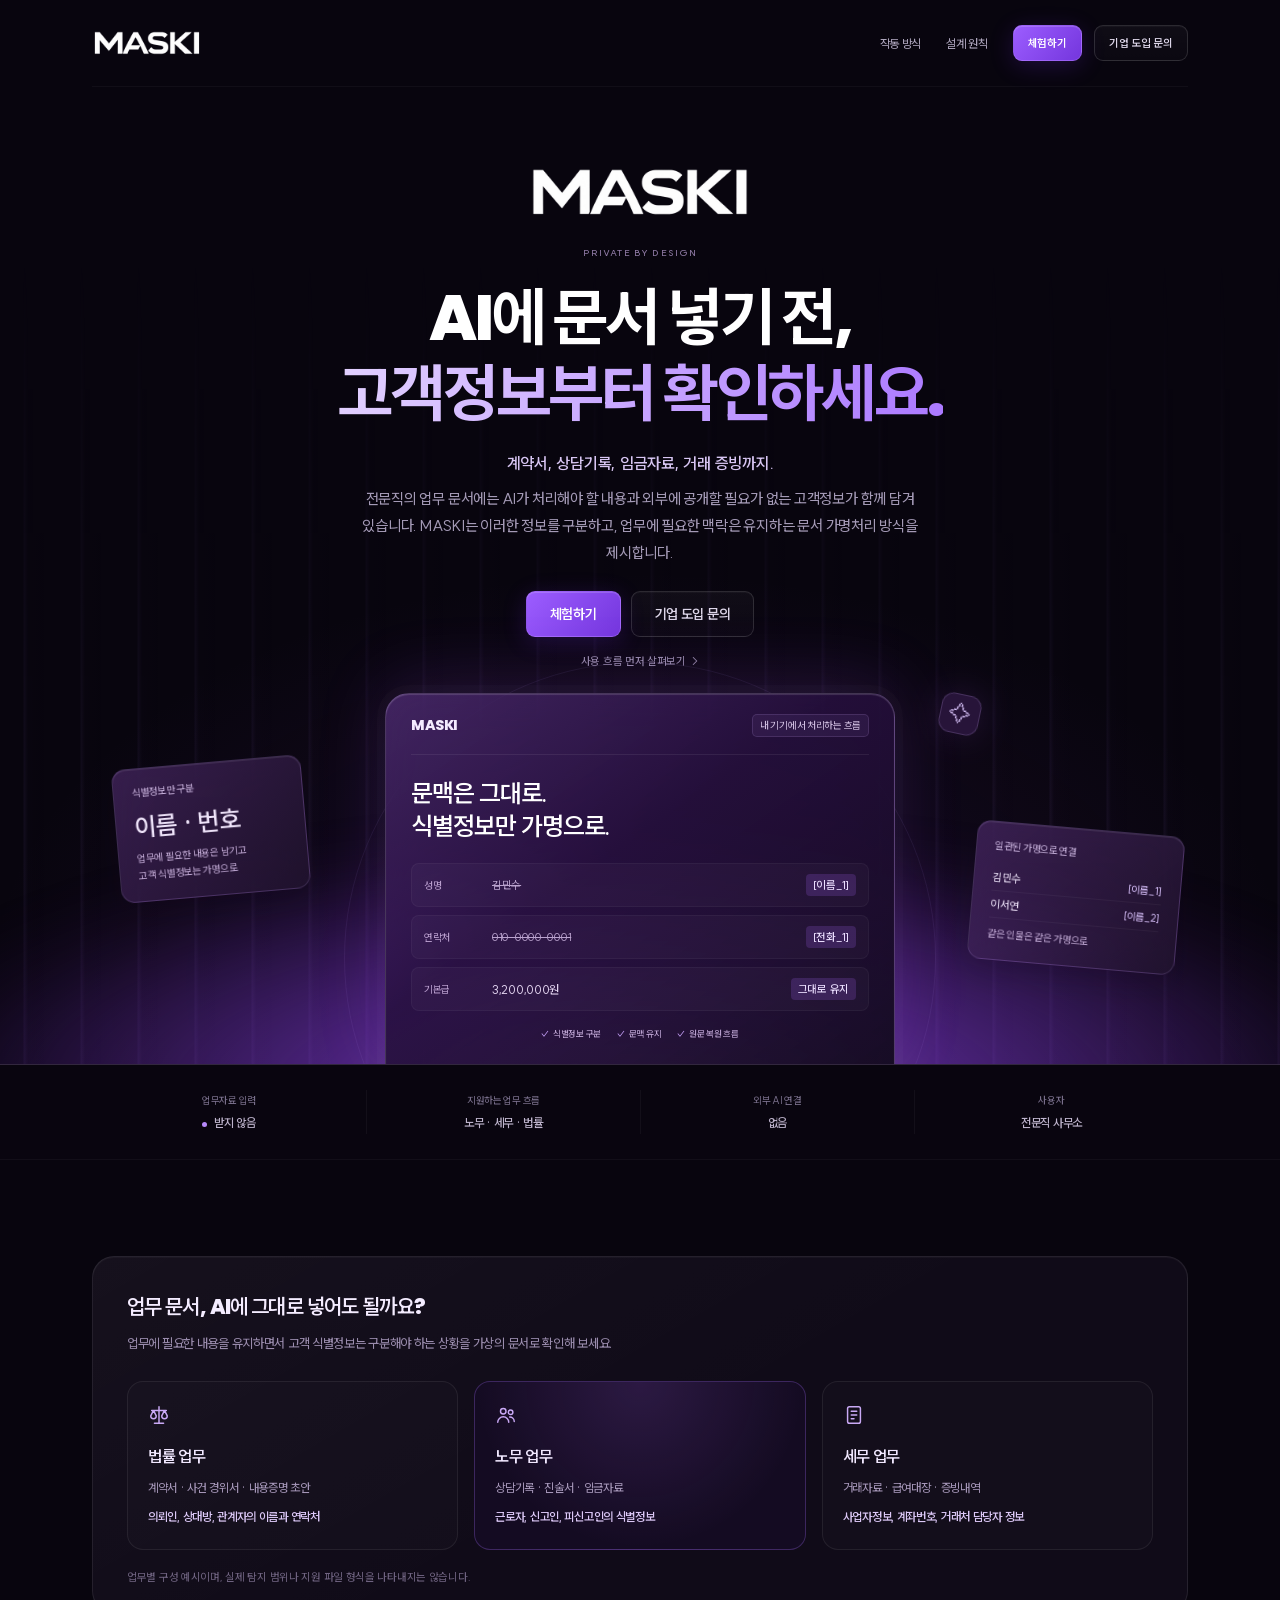
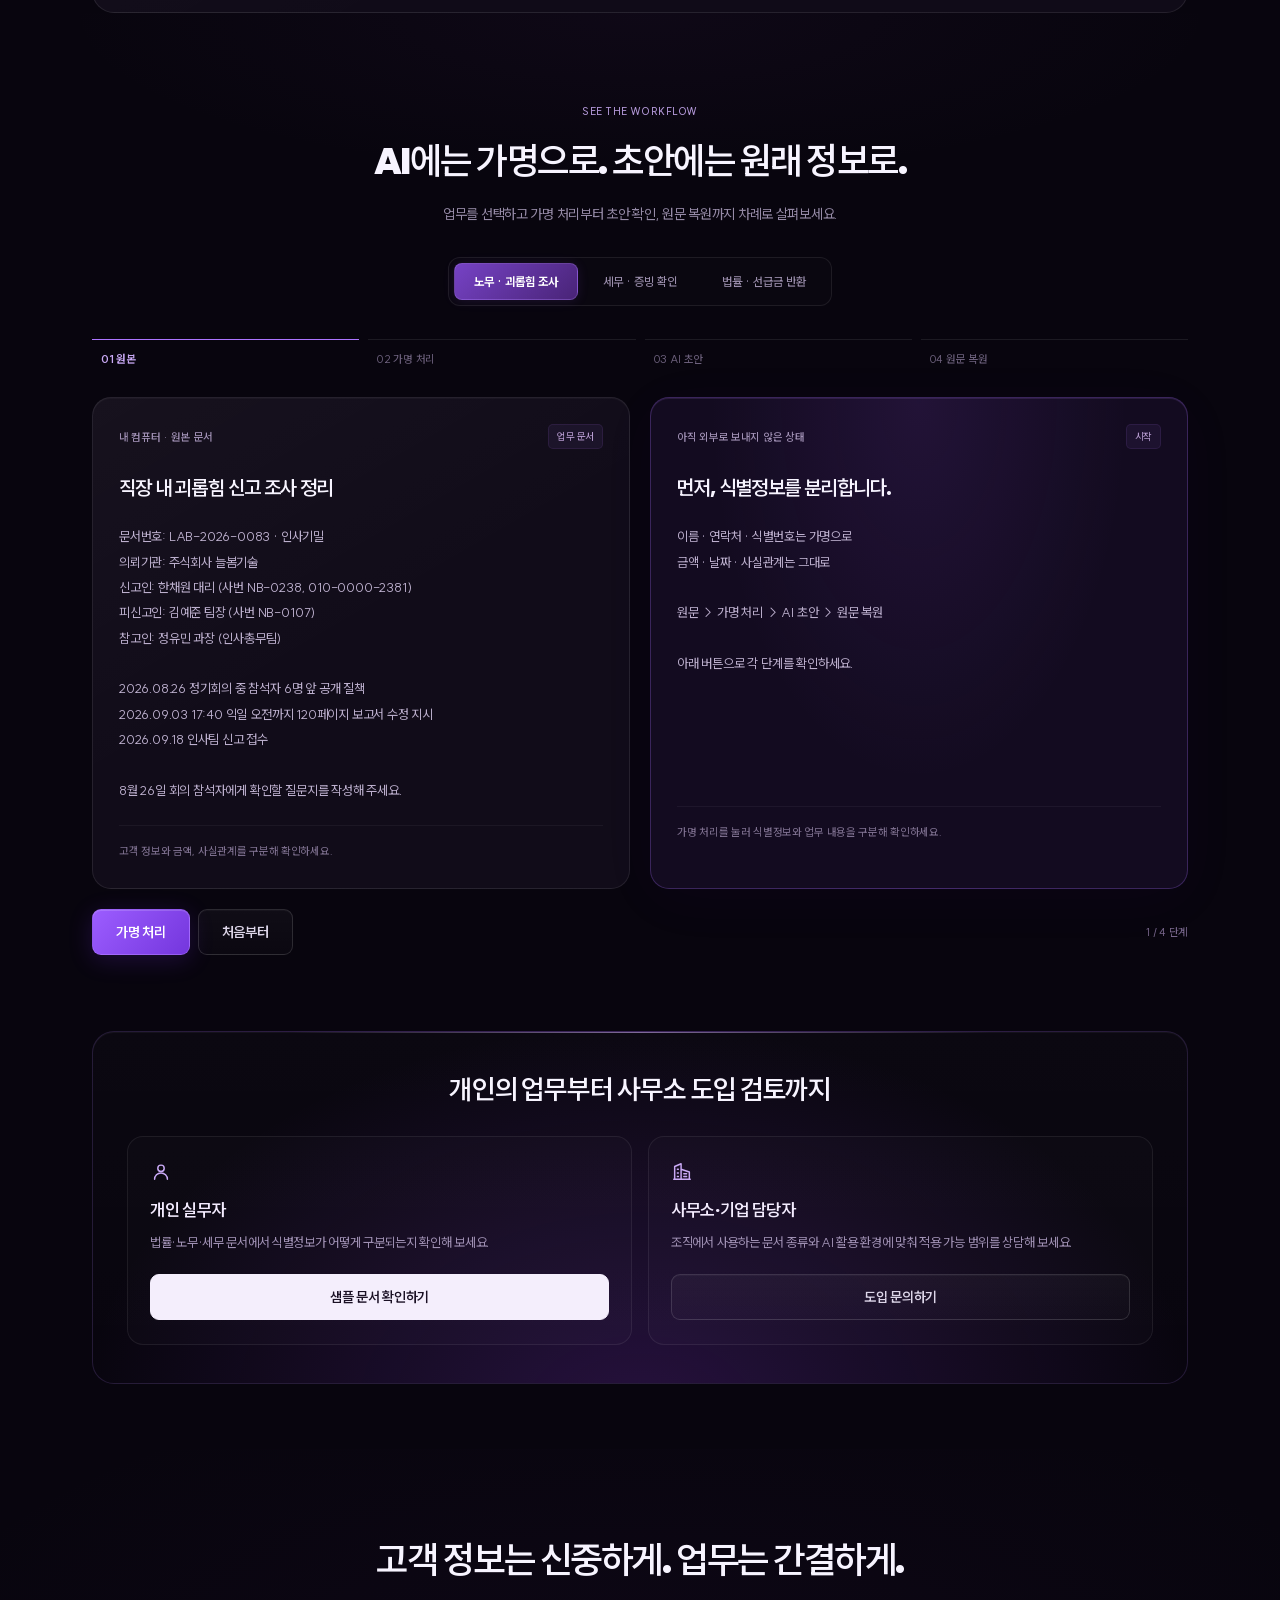
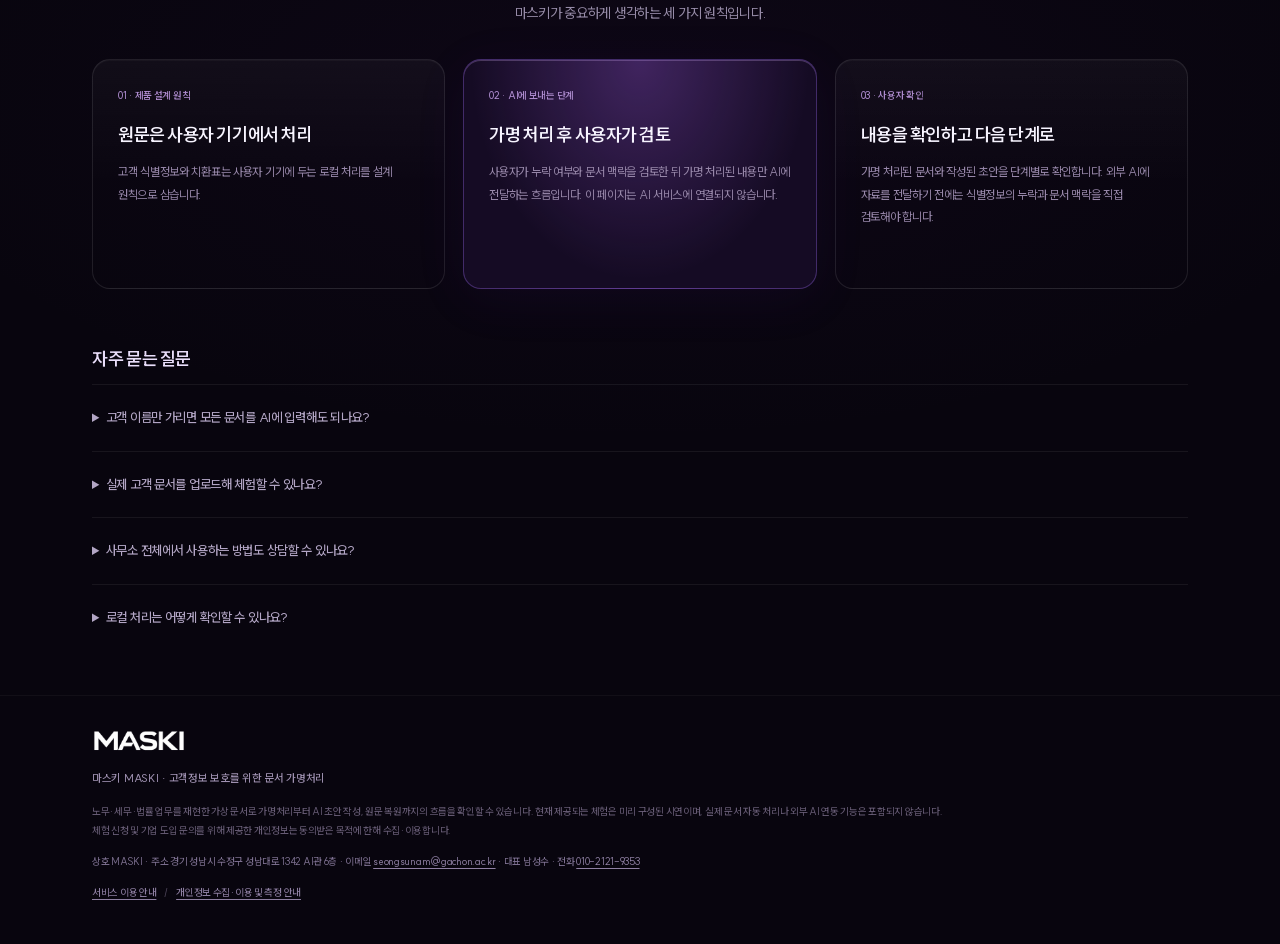
<file: index.html>
<!doctype html>
<html lang="ko">
<head>
<meta charset="utf-8" />
<meta http-equiv="Content-Security-Policy" content="default-src 'self'; script-src 'self'; style-src 'self' 'unsafe-inline'; img-src 'self' data:; connect-src 'self' https://iizulggosuijcygfbivp.supabase.co; object-src 'none'; frame-src 'none'; base-uri 'none'; form-action 'none'; worker-src 'none'" />
<meta name="viewport" content="width=device-width, initial-scale=1, viewport-fit=cover" />
<link rel="icon" href="assets/favicon.svg?v=1" type="image/svg+xml" /><link rel="icon" href="assets/favicon-32.png?v=1" sizes="32x32" type="image/png" /><link rel="apple-touch-icon" href="assets/apple-touch-icon.png?v=1" />
<title>마스키 MASKI — 고객 정보는 지키고, AI 업무는 간편하게</title>
<meta name="description" content="전문직 사무소를 위한 로컬 가명 처리 도구 마스키. 고객 식별정보를 가명으로 바꾸고, 업무 내용은 그대로 이어가는 사용 흐름을 확인하세요." />
<link rel="stylesheet" href="leads.css?v=3" />
<meta name="theme-color" content="#08050e" />
<link rel="preload" href="assets/fonts/SUIT-Variable.woff2" as="font" type="font/woff2" crossorigin />
<link rel="stylesheet" href="typography.css?v=1" />
<link rel="stylesheet" href="premium.css?v=1" />
<link rel="stylesheet" href="logo-motion.css?v=1" />
<link rel="stylesheet" href="sections.css?v=2" />
</head>
<body>

<section class="scene">
  <div class="beam b1"></div>
  <div class="beam b2"></div>

  <div class="wrap">
    <div class="nav">
      <a class="brand" href="#" aria-label="마스키 홈"><span class="logo-crop"><img src="assets/maski-logo.png" alt="MASKI" width="1280" height="1280" /></span></a>
      <div class="nav-right"><a class="nav-menu" href="#demo">작동 방식</a><a class="nav-menu" href="#local-principle">설계 원칙</a><button class="btn primary" type="button" data-lead-type="preregistration" data-placement="nav">체험하기</button><button class="btn ghost" type="button" data-lead-type="enterprise" data-placement="nav">기업 도입 문의</button></div>
    </div>

    <div class="hero">
      <div class="heroText">
        <div class="identity-motion" role="img" aria-label="마스키 로고가 회사 1이라는 가명으로 바뀌었다가 돌아오는 애니메이션">
          <span class="identity-word identity-original" aria-hidden="true"><span class="logo-crop"><img src="assets/maski-logo.png" alt="" width="1280" height="1280" /></span></span>
          <span class="identity-word identity-alias" aria-hidden="true"><span class="alias-bracket">[</span>회사<span class="alias-number">_1</span><span class="alias-bracket">]</span></span>
          <span class="identity-sweep" aria-hidden="true"></span>
        </div>
        <span class="eyebrow identity-caption">PRIVATE BY DESIGN</span>
        <h1 id="headline">AI에 문서 넣기 전,<br><span class="g">고객정보부터 확인하세요.</span></h1>
        <p class="hero-sub">계약서, 상담기록, 임금자료, 거래 증빙까지.</p>
        <p class="lead hero-lead">전문직의 업무 문서에는 AI가 처리해야 할 내용과 외부에 공개할 필요가 없는 고객정보가 함께 담겨 있습니다. MASKI는 이러한 정보를 구분하고, 업무에 필요한 맥락은 유지하는 문서 가명처리 방식을 제시합니다.</p><div class="row"><button class="btn primary" type="button" data-lead-type="preregistration" data-placement="hero">체험하기</button><button class="btn ghost" type="button" data-lead-type="enterprise" data-placement="hero">기업 도입 문의</button></div><a class="flow-link" href="#demo">사용 흐름 먼저 살펴보기 →</a>
      </div>

      <div class="product-stage" aria-hidden="true">
        <div class="orbit-spark">✧</div>
        <div class="floating-card floating-left"><span class="floating-label">식별정보만 구분</span><strong>이름 · 번호</strong><p>업무에 필요한 내용은 남기고<br>고객 식별정보는 가명으로</p></div>
        <div class="product-window"><div class="product-top"><span class="mini-brand">MASKI</span><span class="local-pill">내 기기에서 처리하는 흐름</span></div><div class="product-title">문맥은 그대로.<br>식별정보만 가명으로.</div><div class="product-rows">
        <div class="product-line"><span>성명</span><del>김민수</del><b>[이름_1]</b></div>
        <div class="product-line"><span>연락처</span><del>010-0000-0001</del><b>[전화_1]</b></div>
        <div class="product-line"><span>기본급</span><span>3,200,000원</span><b>그대로 유지</b></div>
        </div><div class="product-footer"><span>식별정보 구분</span><span>문맥 유지</span><span>원문 복원 흐름</span></div></div>
        <div class="floating-card floating-right"><span class="floating-label">일관된 가명으로 연결</span><div class="mini-line"><span>김민수</span><b>[이름_1]</b></div><div class="mini-line"><span>이서연</span><b>[이름_2]</b></div><p>같은 인물은 같은 가명으로</p></div>
      </div>
    </div>
  </div>

  <div class="trust"><div class="wrap">
<div class="tcell"><div class="tk">업무자료 입력</div><div class="tv"><span class="dot"></span>받지 않음</div></div>
<div class="tcell"><div class="tk">지원하는 업무 흐름</div><div class="tv">노무 · 세무 · 법률</div></div>
<div class="tcell"><div class="tk">외부 AI 연결</div><div class="tv">없음</div></div>
<div class="tcell"><div class="tk">사용자</div><div class="tv">전문직 사무소</div></div>
</div></div></section>

<section class="why" id="why" aria-labelledby="why-title"><div class="wrap">
<div class="why-panel">
<h3 id="why-title">업무 문서, AI에 그대로 넣어도 될까요?</h3>
<p class="why-panel-lead">업무에 필요한 내용을 유지하면서 고객 식별정보는 구분해야 하는 상황을 가상의 문서로 확인해 보세요.</p>
<div class="why-grid">
<div class="why-card"><svg class="why-icon" viewBox="0 0 24 24" aria-hidden="true"><path d="M12 3v18M7 21h10M4 7h16M6 7l-3 6a3 3 0 0 0 6 0L6 7Zm12 0-3 6a3 3 0 0 0 6 0l-3-6Z"/></svg><h4>법률 업무</h4><p class="why-docs">계약서 · 사건 경위서 · 내용증명 초안</p><p class="why-ids">의뢰인, 상대방, 관계자의 이름과 연락처</p></div>
<div class="why-card"><svg class="why-icon" viewBox="0 0 24 24" aria-hidden="true"><circle cx="9" cy="8" r="3"/><path d="M3 20a6 6 0 0 1 12 0"/><circle cx="17" cy="9" r="2.5"/><path d="M16 14.2A5 5 0 0 1 21 19"/></svg><h4>노무 업무</h4><p class="why-docs">상담기록 · 진술서 · 임금자료</p><p class="why-ids">근로자, 신고인, 피신고인의 식별정보</p></div>
<div class="why-card"><svg class="why-icon" viewBox="0 0 24 24" aria-hidden="true"><rect x="5" y="3" width="14" height="18" rx="2"/><path d="M9 8h6M9 12h6M9 16h3"/></svg><h4>세무 업무</h4><p class="why-docs">거래자료 · 급여대장 · 증빙내역</p><p class="why-ids">사업자정보, 계좌번호, 거래처 담당자 정보</p></div>
</div>
<p class="why-note">업무별 구성 예시이며, 실제 탐지 범위나 지원 파일 형식을 나타내지는 않습니다.</p>
</div>
</div></section>

<section class="tool" id="demo"><div class="wrap">
<span class="eyebrow">SEE THE WORKFLOW</span>
<h2>AI에는 가명으로. 초안에는 원래 정보로.</h2>
<p class="demo-lead">업무를 선택하고 가명 처리부터 초안 확인, 원문 복원까지 차례로 살펴보세요.</p>
<div class="tabs" role="group" aria-label="업무 선택">
<button class="tab on" data-case="labor" aria-pressed="true">노무 · 괴롭힘 조사</button>
<button class="tab" data-case="tax" aria-pressed="false">세무 · 증빙 확인</button>
<button class="tab" data-case="law" aria-pressed="false">법률 · 선급금 반환</button>
</div>
<ol class="steps" aria-label="처리 흐름"><li class="active">01 원본</li><li>02 가명 처리</li><li>03 AI 초안</li><li>04 원문 복원</li></ol>
<div class="demo-grid">
<article class="document-card"><div class="doc-top"><span class="doc-label">내 컴퓨터 · 원본 문서</span><span class="doc-badge">업무 문서</span></div><h3 id="sourceTitle"></h3><pre id="sourceText"></pre><p class="doc-foot">고객 정보와 금액, 사실관계를 구분해 확인하세요.</p></article>
<article class="document-card output-card"><div class="doc-top"><span class="doc-label" id="stageLabel"></span><span class="doc-badge" id="stageBadge"></span></div><h3 id="stageTitle"></h3><pre id="stageText" aria-live="polite"></pre><p class="doc-foot" id="stageFoot"></p></article>
</div>
<div class="demo-controls"><div><button class="btn primary" id="advance">가명 처리</button><button class="btn ghost" id="restart">처음부터</button></div><p id="progress" role="status"></p></div>
<div class="capture paths"><h3>개인의 업무부터 사무소 도입 검토까지</h3>
<div class="path-grid">
<div class="path"><svg class="path-icon" viewBox="0 0 24 24" aria-hidden="true"><circle cx="12" cy="8" r="3.5"/><path d="M5 20a7 7 0 0 1 14 0"/></svg><h4>개인 실무자</h4><p>법률·노무·세무 문서에서 식별정보가 어떻게 구분되는지 확인해 보세요.</p><a class="btn light" href="#demo">샘플 문서 확인하기</a></div>
<div class="path"><svg class="path-icon" viewBox="0 0 24 24" aria-hidden="true"><path d="M4 20V6l7-3v17M11 20V9l9 3v8M3 20h18M7 9h1M7 13h1M7 17h1M14 14h3M14 17h3"/></svg><h4>사무소·기업 담당자</h4><p>조직에서 사용하는 문서 종류와 AI 활용 환경에 맞춰 적용 가능 범위를 상담해 보세요.</p><button class="btn ghost" type="button" data-lead-type="enterprise" data-placement="bottom">도입 문의하기</button></div>
</div></div>
</div></section>
<section class="how" id="local-principle"><div class="wrap"><h2>고객 정보는 신중하게. 업무는 간결하게.</h2><p class="lead2">마스키가 중요하게 생각하는 세 가지 원칙입니다.</p>
<div class="cards"><div class="c"><div class="n">01 · 제품 설계 원칙</div><h4>원문은 사용자 기기에서 처리</h4><p>고객 식별정보와 치환표는 사용자 기기에 두는 로컬 처리를 설계 원칙으로 삼습니다.</p></div>
<div class="c"><div class="n">02 · AI에 보내는 단계</div><h4>가명 처리 후 사용자가 검토</h4><p>사용자가 누락 여부와 문서 맥락을 검토한 뒤 가명 처리된 내용만 AI에 전달하는 흐름입니다. 이 페이지는 AI 서비스에 연결되지 않습니다.</p></div>
<div class="c"><div class="n">03 · 사용자 확인</div><h4>내용을 확인하고 다음 단계로</h4><p>가명 처리된 문서와 작성된 초안을 단계별로 확인합니다. 외부 AI에 자료를 전달하기 전에는 식별정보의 누락과 문서 맥락을 직접 검토해야 합니다.</p></div></div>
<h3 class="faq-title">자주 묻는 질문</h3>
<details class="faq"><summary>고객 이름만 가리면 모든 문서를 AI에 입력해도 되나요?</summary><p>아닙니다. 가명처리 이후에도 사건 내용이나 거래관계 등으로 개인이나 조직이 식별될 수 있습니다. 외부 AI 이용 전에는 해당 업무의 비밀유지 의무와 이용 조건을 별도로 확인해야 합니다.</p></details>
<details class="faq"><summary>실제 고객 문서를 업로드해 체험할 수 있나요?</summary><p>현재 공개된 체험 화면에서는 가상 문서를 통해 처리 흐름을 확인할 수 있으며, 실제 고객 문서 업로드는 제공하지 않습니다.</p></details>
<details class="faq"><summary>사무소 전체에서 사용하는 방법도 상담할 수 있나요?</summary><p>네. 조직의 인원, 사용하는 문서 종류, AI 활용 환경을 알려주시면 적용 가능 범위에 관해 상담할 수 있습니다.</p></details>
<details class="faq"><summary>로컬 처리는 어떻게 확인할 수 있나요?</summary><p>실제 데이터 처리 범위를 확인하려면 네트워크 통신, 원본 문서의 저장 위치, 식별정보 매핑표의 관리 방법 등을 검증해야 합니다. MASKI의 시연 화면만으로 실제 제품의 보안 성능을 증명할 수는 없습니다.</p></details>
</div></section>
<footer>
  <div class="wrap">
    <span class="logo-crop footer-logo"><img src="assets/maski-logo.png" alt="MASKI" width="1280" height="1280" loading="lazy" /></span>
    <div class="footer-name">마스키 MASKI · 고객정보 보호를 위한 문서 가명처리</div>
    <p class="footer-desc">노무·세무·법률 업무를 재현한 가상 문서로 가명처리부터 AI 초안 작성, 원문 복원까지의 흐름을 확인할 수 있습니다. 현재 제공되는 체험은 미리 구성된 시연이며, 실제 문서 자동 처리나 외부 AI 연동 기능은 포함되지 않습니다. 체험 신청 및 기업 도입 문의를 위해 제공한 개인정보는 동의받은 목적에 한해 수집·이용합니다.</p>
    <p class="footer-biz">상호 MASKI · 주소 경기 성남시 수정구 성남대로 1342 AI관 6층 · 이메일 <a href="mailto:seongsunam@gachon.ac.kr">seongsunam@gachon.ac.kr</a> · 대표 남성수 · 전화 <a href="tel:010-2121-9353">010-2121-9353</a></p>
    <nav class="footer-links" aria-label="안내 문서"><a href="terms.html">서비스 이용 안내</a><span aria-hidden="true">/</span><a href="privacy.html">개인정보 수집·이용 및 측정 안내</a></nav>
  </div>
</footer>

<dialog class="lead-dialog" id="lead-dialog" aria-labelledby="lead-dialog-title" aria-describedby="lead-dialog-intro"><div class="lead-dialog-inner"><button class="lead-close" type="button" id="close-lead" aria-label="신청 창 닫기">×</button><span class="lead-kicker">GET STARTED WITH MASKI</span><h2 id="lead-dialog-title">마스키 체험 신청</h2><p class="lead-intro" id="lead-dialog-intro"></p><p class="lead-unavailable" id="lead-unavailable">신청 저장소 연결을 준비하고 있습니다. 현재는 제출할 수 없으며 입력 정보가 저장되지 않습니다.</p><form class="lead-form" data-kind="preregistration" >
<fieldset>
<div class="lead-fields">
<div class="lead-field"><label for="prereg-name">이름 <span>필수</span></label><input id="prereg-name" name="name" autocomplete="name" required maxlength="50" placeholder="이름을 입력해 주세요" /></div>
<div class="lead-field"><label for="prereg-email">이메일 <span>필수</span></label><input id="prereg-email" name="email" type="email" autocomplete="email" required maxlength="254" placeholder="이메일 주소" /></div>
<div class="lead-field"><label for="prereg-profession">직군 <span>선택</span></label><select id="prereg-profession" name="profession"><option value="">직군을 선택해 주세요</option><option value="tax">세무사</option><option value="labor">노무사</option><option value="law">변호사</option><option value="accounting">회계사</option><option value="office_staff">전문직 사무소 직원</option><option value="employee">회사원</option><option value="student">학생</option><option value="other">기타 (직접 입력)</option></select></div>
<div class="lead-field" id="prereg-other-field" hidden><label for="prereg-profession-other">기타 직군 <span>직접 입력</span></label><input id="prereg-profession-other" name="profession_other" maxlength="50" placeholder="예: 프리랜서, 공무원" /></div>
<div class="lead-field"><label for="prereg-phone">전화번호 <span>선택</span></label><input id="prereg-phone" name="phone" type="tel" autocomplete="tel" maxlength="24" placeholder="010-0000-0000" /></div>

</div>
<div class="trap-field" aria-hidden="true"><label>Website<input name="website" tabindex="-1" autocomplete="off" /></label></div>
<details class="lead-privacy"><summary>개인정보 수집·이용 안내</summary><dl><dt>수집·이용 주체: </dt><dd>MASKI 운영팀</dd><dt>수집 목적: </dt><dd>MASKI 출시 및 초기 사용 안내, 기업 도입 문의 응대</dd><dt>수집 항목: </dt><dd>필수: 이름, 이메일<br>기업 도입 문의 시 추가 필수: 회사·사무소명, 회사 규모<br>선택: 전화번호, 직군</dd><dt>보유 및 이용 기간: </dt><dd>수집일로부터 6개월 또는 동의 철회 시까지</dd><dt>동의 거부: </dt><dd>필수 항목 수집·이용에 동의하지 않으면 신청할 수 없습니다. 선택 항목은 입력하지 않아도 신청할 수 있습니다.</dd><dt>저장 방식: </dt><dd>신청 정보는 Supabase에 저장되며, 고객의 실제 업무 문서나 파일은 수집하지 않습니다.</dd><dt>개인정보 관리 담당자: </dt><dd>남성수</dd><dt>개인정보 열람·정정·삭제 및 동의 철회 문의: </dt><dd data-privacy-contact>seongsunam@gachon.ac.kr</dd></dl></details>
<label class="lead-check"><input type="checkbox" name="consent" required /><span>[필수] 위 필수 항목의 수집·이용에 동의합니다.</span></label>
<label class="lead-check"><input type="checkbox" name="optional_consent" /><span>[선택] 전화번호·직군 수집·이용에 동의합니다. 선택 항목 없이도 신청할 수 있습니다.</span></label>
<button class="btn primary submit-lead" type="submit">무료 체험 신청하기</button>
</fieldset><p class="lead-status" role="status" aria-live="polite"></p></form><form class="lead-form" data-kind="enterprise" hidden>
<fieldset>
<div class="lead-fields">
<div class="lead-field"><label for="enterprise-name">이름 <span>필수</span></label><input id="enterprise-name" name="name" autocomplete="name" required maxlength="50" placeholder="이름을 입력해 주세요" /></div>
<div class="lead-field"><label for="enterprise-email">이메일 <span>필수</span></label><input id="enterprise-email" name="email" type="email" autocomplete="email" required maxlength="254" placeholder="이메일 주소" /></div>
<div class="lead-field"><label for="enterprise-phone">전화번호 <span>선택</span></label><input id="enterprise-phone" name="phone" type="tel" autocomplete="tel" maxlength="24" placeholder="010-0000-0000" /></div>
<div class="lead-field"><label for="enterprise-company">회사·사무소 이름 <span>필수</span></label><input id="enterprise-company" name="company" required maxlength="100" autocomplete="organization" placeholder="회사 또는 사무소명" /></div><div class="lead-field"><label for="enterprise-size">회사 규모 <span>필수</span></label><select id="enterprise-size" name="company_size" required><option value="">회사 규모를 선택해 주세요</option><option value="1-10">1–10명</option><option value="11-50">11–50명</option><option value="51-200">51–200명</option><option value="201-1000">201–1,000명</option><option value="1001+">1,001명 이상</option></select></div>
</div>
<div class="trap-field" aria-hidden="true"><label>Website<input name="website" tabindex="-1" autocomplete="off" /></label></div>
<details class="lead-privacy"><summary>개인정보 수집·이용 안내</summary><dl><dt>수집·이용 주체: </dt><dd>MASKI 운영팀</dd><dt>수집 목적: </dt><dd>MASKI 출시 및 초기 사용 안내, 기업 도입 문의 응대</dd><dt>수집 항목: </dt><dd>필수: 이름, 이메일<br>기업 도입 문의 시 추가 필수: 회사·사무소명, 회사 규모<br>선택: 전화번호, 직군</dd><dt>보유 및 이용 기간: </dt><dd>수집일로부터 6개월 또는 동의 철회 시까지</dd><dt>동의 거부: </dt><dd>필수 항목 수집·이용에 동의하지 않으면 신청할 수 없습니다. 선택 항목은 입력하지 않아도 신청할 수 있습니다.</dd><dt>저장 방식: </dt><dd>신청 정보는 Supabase에 저장되며, 고객의 실제 업무 문서나 파일은 수집하지 않습니다.</dd><dt>개인정보 관리 담당자: </dt><dd>남성수</dd><dt>개인정보 열람·정정·삭제 및 동의 철회 문의: </dt><dd data-privacy-contact>seongsunam@gachon.ac.kr</dd></dl></details>
<label class="lead-check"><input type="checkbox" name="consent" required /><span>[필수] 위 필수 항목의 수집·이용에 동의합니다.</span></label>
<label class="lead-check"><input type="checkbox" name="optional_consent" /><span>[선택] 전화번호 수집·이용에 동의합니다. 선택 항목 없이도 신청할 수 있습니다.</span></label>
<button class="btn primary submit-lead" type="submit">기업 도입 문의 보내기</button>
</fieldset><p class="lead-status" role="status" aria-live="polite"></p></form><p class="measurement-note">관심도 측정을 위해 무작위 세션 ID, 유입 경로, 버튼 클릭·단계 진행·제출 여부를 기록합니다. 이름·이메일·전화번호는 별도 신청 테이블에만 저장됩니다.</p></div></dialog>
<script src="config.js?v=maski-4"></script>
<script src="demo.js?v=maski-4"></script>
<script src="leads.js?v=maski-6"></script>
</body>
</html>
</file>
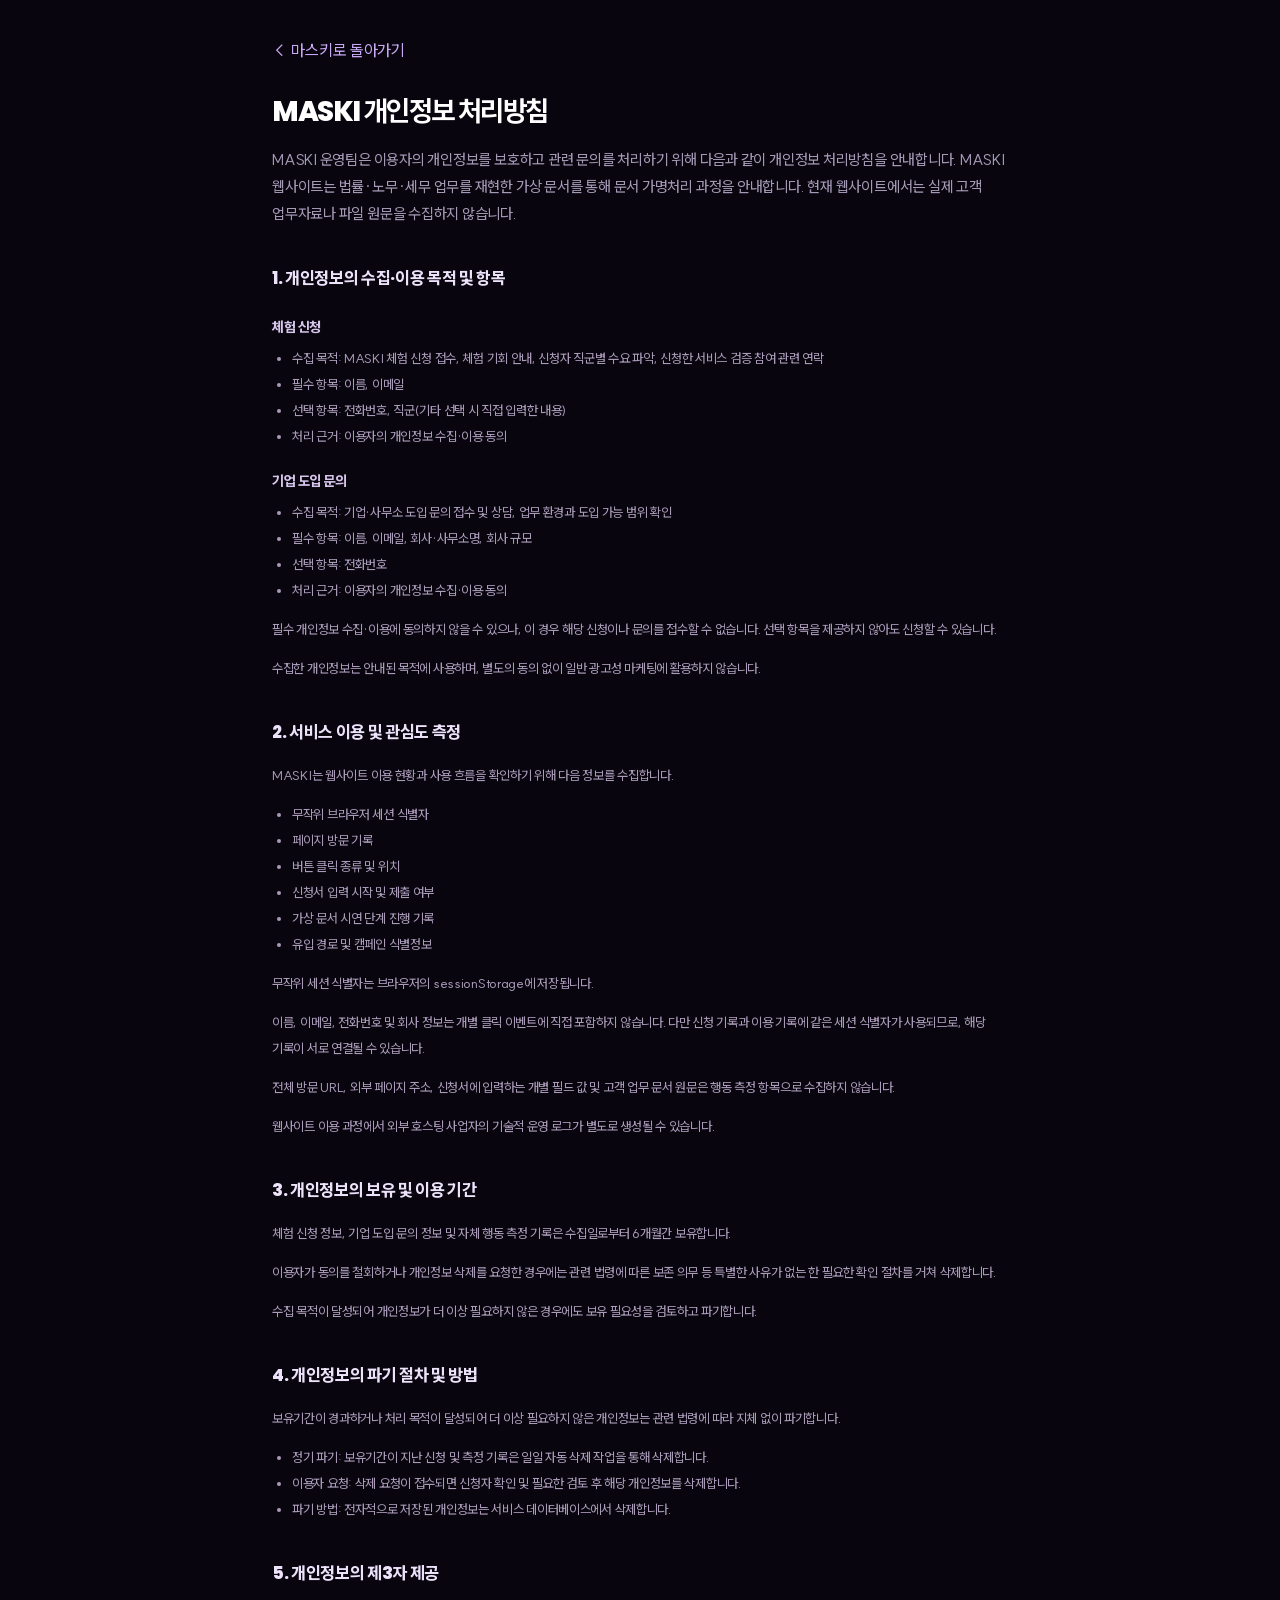
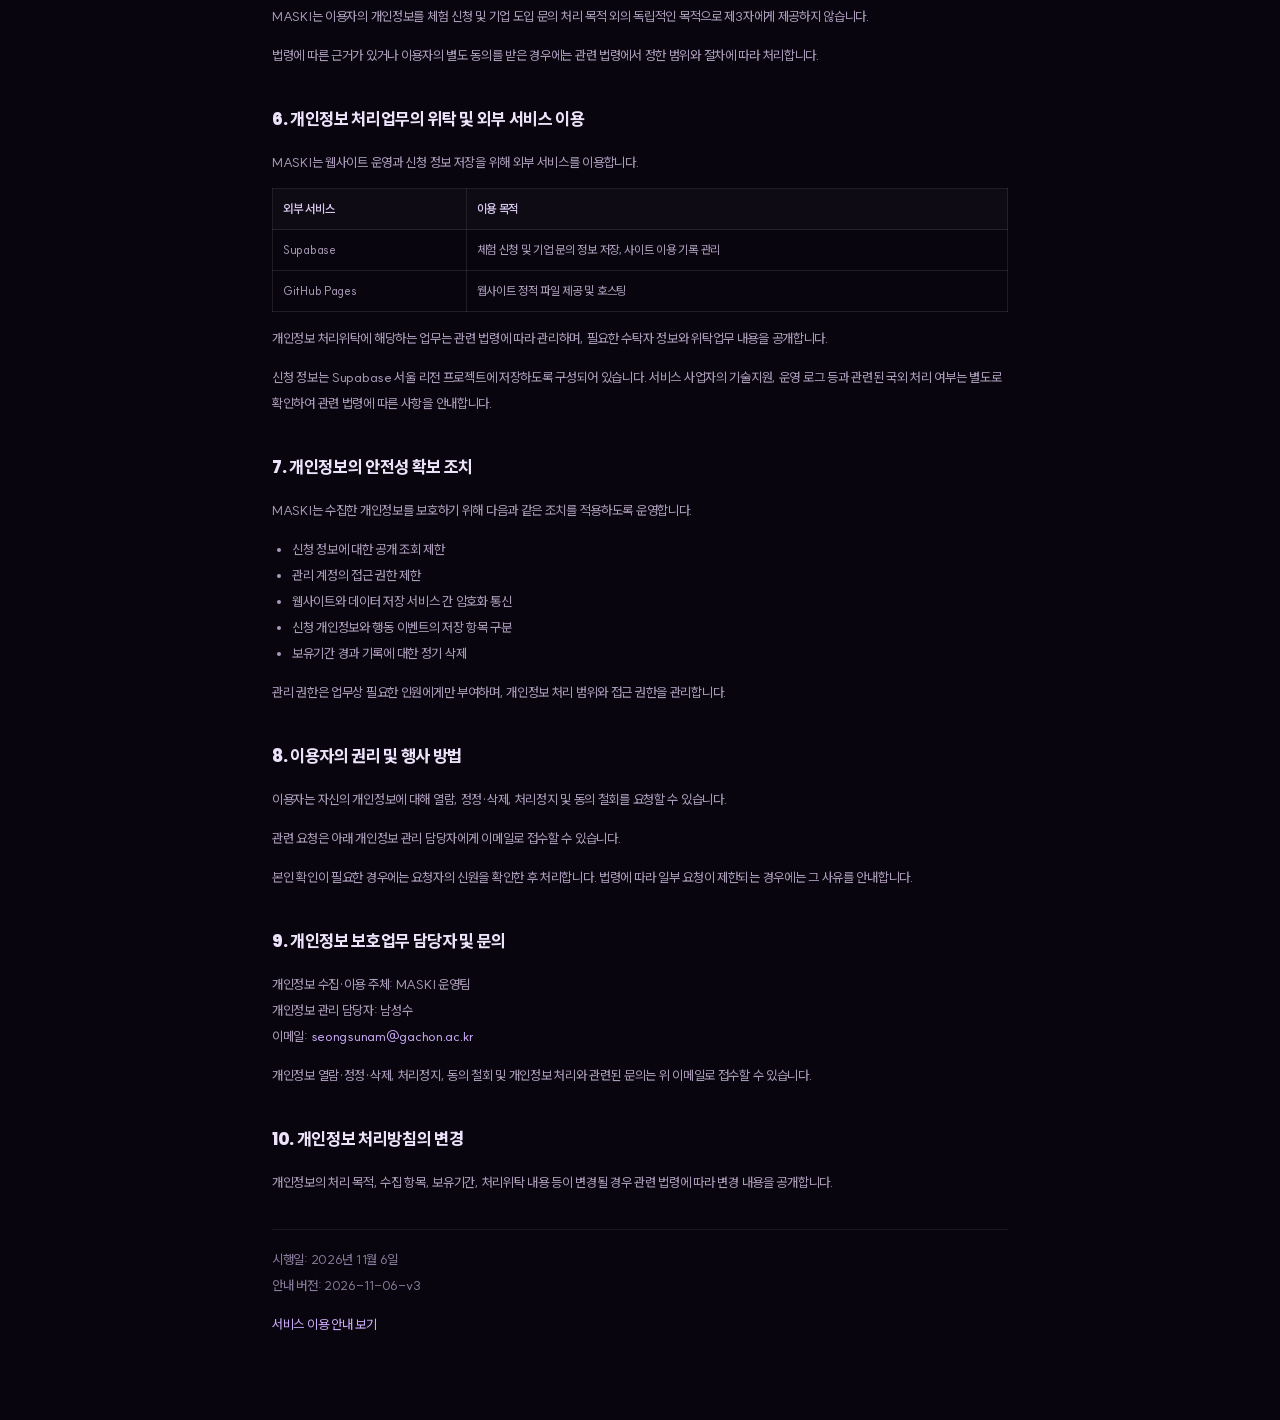
<file: privacy.html>
<!doctype html><html lang="ko"><head><meta charset="utf-8"><meta name="viewport" content="width=device-width,initial-scale=1">
<link rel="icon" href="assets/favicon.svg?v=1" type="image/svg+xml" /><link rel="icon" href="assets/favicon-32.png?v=1" sizes="32x32" type="image/png" /><link rel="apple-touch-icon" href="assets/apple-touch-icon.png?v=1" /><meta http-equiv="Content-Security-Policy" content="default-src 'self'; script-src 'self'; style-src 'self' 'unsafe-inline'; connect-src 'none'; object-src 'none'; base-uri 'none'; form-action 'none'"><title>개인정보 처리방침 | 마스키</title><link rel="preload" href="assets/fonts/SUIT-Variable.woff2" as="font" type="font/woff2" crossorigin />
<link rel="stylesheet" href="typography.css?v=1" />
<link rel="stylesheet" href="premium.css?v=1">
<style>.doc{max-width:800px;padding-top:40px;padding-bottom:70px}.doc h1{font-size:28px;margin:35px 0 18px}.doc .lead{max-width:none;margin:0 0 28px}.doc article{font-size:13px;line-height:2;color:#aa9bb9}.doc h2{font-size:17px;color:#ece2fa;margin:34px 0 8px;letter-spacing:-.02em}.doc h3{font-size:14px;color:#d6c6ec;margin:18px 0 4px}.doc ul{margin:4px 0 10px;padding-left:20px}.doc table{width:100%;border-collapse:collapse;margin:8px 0 12px;font-size:12px}.doc th,.doc td{border:1px solid #ffffff18;padding:8px 10px;text-align:left;vertical-align:top}.doc th{color:#d6c6ec;background:#ffffff06}.doc a{color:#c9a9f5}.doc .meta{margin-top:34px;padding-top:16px;border-top:1px solid #ffffff12;color:#8a7c9c}</style></head><body><main class="wrap doc"><a href="index.html" class="nav-link">← 마스키로 돌아가기</a><h1>MASKI 개인정보 처리방침</h1><p class="lead">MASKI 운영팀은 이용자의 개인정보를 보호하고 관련 문의를 처리하기 위해 다음과 같이 개인정보 처리방침을 안내합니다. MASKI 웹사이트는 법률·노무·세무 업무를 재현한 가상 문서를 통해 문서 가명처리 과정을 안내합니다. 현재 웹사이트에서는 실제 고객 업무자료나 파일 원문을 수집하지 않습니다.</p><article>
<h2>1. 개인정보의 수집·이용 목적 및 항목</h2>
<h3>체험 신청</h3>
<ul><li>수집 목적: MASKI 체험 신청 접수, 체험 기회 안내, 신청자 직군별 수요 파악, 신청한 서비스 검증 참여 관련 연락</li><li>필수 항목: 이름, 이메일</li><li>선택 항목: 전화번호, 직군(기타 선택 시 직접 입력한 내용)</li><li>처리 근거: 이용자의 개인정보 수집·이용 동의</li></ul>
<h3>기업 도입 문의</h3>
<ul><li>수집 목적: 기업·사무소 도입 문의 접수 및 상담, 업무 환경과 도입 가능 범위 확인</li><li>필수 항목: 이름, 이메일, 회사·사무소명, 회사 규모</li><li>선택 항목: 전화번호</li><li>처리 근거: 이용자의 개인정보 수집·이용 동의</li></ul>
<p>필수 개인정보 수집·이용에 동의하지 않을 수 있으나, 이 경우 해당 신청이나 문의를 접수할 수 없습니다. 선택 항목을 제공하지 않아도 신청할 수 있습니다.</p>
<p>수집한 개인정보는 안내된 목적에 사용하며, 별도의 동의 없이 일반 광고성 마케팅에 활용하지 않습니다.</p>
<h2>2. 서비스 이용 및 관심도 측정</h2>
<p>MASKI는 웹사이트 이용 현황과 사용 흐름을 확인하기 위해 다음 정보를 수집합니다.</p>
<ul><li>무작위 브라우저 세션 식별자</li><li>페이지 방문 기록</li><li>버튼 클릭 종류 및 위치</li><li>신청서 입력 시작 및 제출 여부</li><li>가상 문서 시연 단계 진행 기록</li><li>유입 경로 및 캠페인 식별정보</li></ul>
<p>무작위 세션 식별자는 브라우저의 sessionStorage에 저장됩니다.</p>
<p>이름, 이메일, 전화번호 및 회사 정보는 개별 클릭 이벤트에 직접 포함하지 않습니다. 다만 신청 기록과 이용 기록에 같은 세션 식별자가 사용되므로, 해당 기록이 서로 연결될 수 있습니다.</p>
<p>전체 방문 URL, 외부 페이지 주소, 신청서에 입력하는 개별 필드 값 및 고객 업무 문서 원문은 행동 측정 항목으로 수집하지 않습니다.</p>
<p>웹사이트 이용 과정에서 외부 호스팅 사업자의 기술적 운영 로그가 별도로 생성될 수 있습니다.</p>
<h2>3. 개인정보의 보유 및 이용 기간</h2>
<p>체험 신청 정보, 기업 도입 문의 정보 및 자체 행동 측정 기록은 수집일로부터 6개월간 보유합니다.</p>
<p>이용자가 동의를 철회하거나 개인정보 삭제를 요청한 경우에는 관련 법령에 따른 보존 의무 등 특별한 사유가 없는 한 필요한 확인 절차를 거쳐 삭제합니다.</p>
<p>수집 목적이 달성되어 개인정보가 더 이상 필요하지 않은 경우에도 보유 필요성을 검토하고 파기합니다.</p>
<h2>4. 개인정보의 파기 절차 및 방법</h2>
<p>보유기간이 경과하거나 처리 목적이 달성되어 더 이상 필요하지 않은 개인정보는 관련 법령에 따라 지체 없이 파기합니다.</p>
<ul><li>정기 파기: 보유기간이 지난 신청 및 측정 기록은 일일 자동 삭제 작업을 통해 삭제합니다.</li><li>이용자 요청: 삭제 요청이 접수되면 신청자 확인 및 필요한 검토 후 해당 개인정보를 삭제합니다.</li><li>파기 방법: 전자적으로 저장된 개인정보는 서비스 데이터베이스에서 삭제합니다.</li></ul>
<h2>5. 개인정보의 제3자 제공</h2>
<p>MASKI는 이용자의 개인정보를 체험 신청 및 기업 도입 문의 처리 목적 외의 독립적인 목적으로 제3자에게 제공하지 않습니다.</p>
<p>법령에 따른 근거가 있거나 이용자의 별도 동의를 받은 경우에는 관련 법령에서 정한 범위와 절차에 따라 처리합니다.</p>
<h2>6. 개인정보 처리업무의 위탁 및 외부 서비스 이용</h2>
<p>MASKI는 웹사이트 운영과 신청 정보 저장을 위해 외부 서비스를 이용합니다.</p>
<table><thead><tr><th>외부 서비스</th><th>이용 목적</th></tr></thead><tbody><tr><td>Supabase</td><td>체험 신청 및 기업 문의 정보 저장, 사이트 이용 기록 관리</td></tr><tr><td>GitHub Pages</td><td>웹사이트 정적 파일 제공 및 호스팅</td></tr></tbody></table>
<p>개인정보 처리위탁에 해당하는 업무는 관련 법령에 따라 관리하며, 필요한 수탁자 정보와 위탁업무 내용을 공개합니다.</p>
<p>신청 정보는 Supabase 서울 리전 프로젝트에 저장하도록 구성되어 있습니다. 서비스 사업자의 기술지원, 운영 로그 등과 관련된 국외 처리 여부는 별도로 확인하여 관련 법령에 따른 사항을 안내합니다.</p>
<h2>7. 개인정보의 안전성 확보 조치</h2>
<p>MASKI는 수집한 개인정보를 보호하기 위해 다음과 같은 조치를 적용하도록 운영합니다.</p>
<ul><li>신청 정보에 대한 공개 조회 제한</li><li>관리 계정의 접근 권한 제한</li><li>웹사이트와 데이터 저장 서비스 간 암호화 통신</li><li>신청 개인정보와 행동 이벤트의 저장 항목 구분</li><li>보유기간 경과 기록에 대한 정기 삭제</li></ul>
<p>관리 권한은 업무상 필요한 인원에게만 부여하며, 개인정보 처리 범위와 접근 권한을 관리합니다.</p>
<h2>8. 이용자의 권리 및 행사 방법</h2>
<p>이용자는 자신의 개인정보에 대해 열람, 정정·삭제, 처리정지 및 동의 철회를 요청할 수 있습니다.</p>
<p>관련 요청은 아래 개인정보 관리 담당자에게 이메일로 접수할 수 있습니다.</p>
<p>본인 확인이 필요한 경우에는 요청자의 신원을 확인한 후 처리합니다. 법령에 따라 일부 요청이 제한되는 경우에는 그 사유를 안내합니다.</p>
<h2>9. 개인정보 보호업무 담당자 및 문의</h2>
<p>개인정보 수집·이용 주체: MASKI 운영팀<br>개인정보 관리 담당자: 남성수<br>이메일: <a href="mailto:seongsunam@gachon.ac.kr" id="privacy-contact">seongsunam@gachon.ac.kr</a></p>
<p>개인정보 열람·정정·삭제, 처리정지, 동의 철회 및 개인정보 처리와 관련된 문의는 위 이메일로 접수할 수 있습니다.</p>
<h2>10. 개인정보 처리방침의 변경</h2>
<p>개인정보의 처리 목적, 수집 항목, 보유기간, 처리위탁 내용 등이 변경될 경우 관련 법령에 따라 변경 내용을 공개합니다.</p>
<p class="meta">시행일: 2026년 11월 6일<br>안내 버전: 2026-11-06-v3</p>
<p><a href="terms.html">서비스 이용 안내 보기</a></p>
</article></main></body></html>
</file>
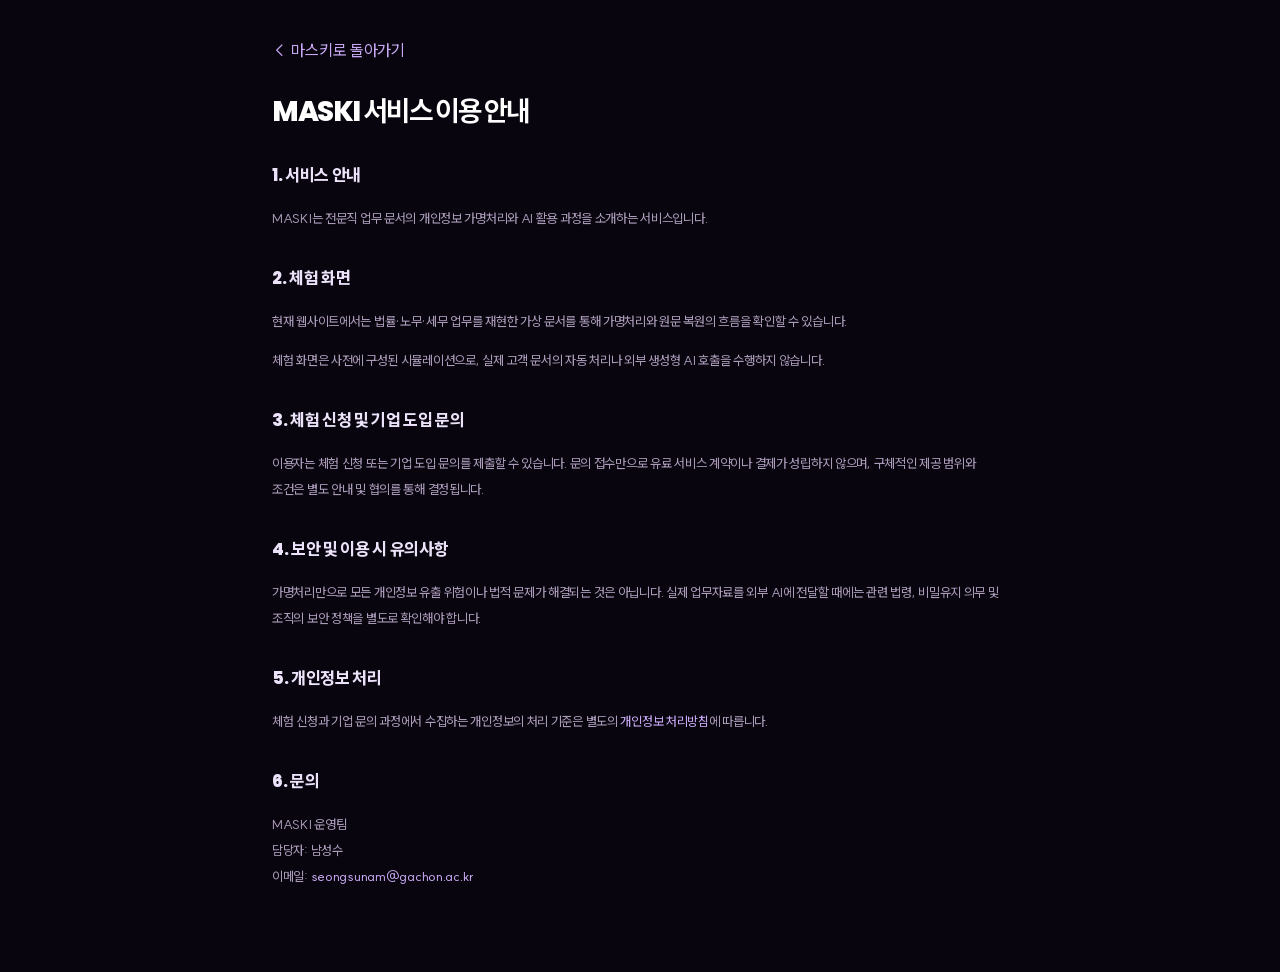
<file: terms.html>
<!doctype html><html lang="ko"><head><meta charset="utf-8"><meta name="viewport" content="width=device-width,initial-scale=1">
<link rel="icon" href="assets/favicon.svg?v=1" type="image/svg+xml" /><link rel="icon" href="assets/favicon-32.png?v=1" sizes="32x32" type="image/png" /><link rel="apple-touch-icon" href="assets/apple-touch-icon.png?v=1" /><meta http-equiv="Content-Security-Policy" content="default-src 'self'; script-src 'none'; style-src 'self' 'unsafe-inline'; connect-src 'none'; object-src 'none'; base-uri 'none'; form-action 'none'"><title>서비스 이용 안내 | 마스키</title><link rel="preload" href="assets/fonts/SUIT-Variable.woff2" as="font" type="font/woff2" crossorigin />
<link rel="stylesheet" href="typography.css?v=1" />
<link rel="stylesheet" href="premium.css?v=1">
<style>.doc{max-width:800px;padding-top:40px;padding-bottom:70px}.doc h1{font-size:28px;margin:35px 0 18px}.doc article{font-size:13px;line-height:2;color:#aa9bb9}.doc h2{font-size:17px;color:#ece2fa;margin:30px 0 8px;letter-spacing:-.02em}.doc a{color:#c9a9f5}</style></head><body><main class="wrap doc"><a href="index.html" class="nav-link">← 마스키로 돌아가기</a><h1>MASKI 서비스 이용 안내</h1><article>
<h2>1. 서비스 안내</h2>
<p>MASKI는 전문직 업무 문서의 개인정보 가명처리와 AI 활용 과정을 소개하는 서비스입니다.</p>
<h2>2. 체험 화면</h2>
<p>현재 웹사이트에서는 법률·노무·세무 업무를 재현한 가상 문서를 통해 가명처리와 원문 복원의 흐름을 확인할 수 있습니다.</p>
<p>체험 화면은 사전에 구성된 시뮬레이션으로, 실제 고객 문서의 자동 처리나 외부 생성형 AI 호출을 수행하지 않습니다.</p>
<h2>3. 체험 신청 및 기업 도입 문의</h2>
<p>이용자는 체험 신청 또는 기업 도입 문의를 제출할 수 있습니다. 문의 접수만으로 유료 서비스 계약이나 결제가 성립하지 않으며, 구체적인 제공 범위와 조건은 별도 안내 및 협의를 통해 결정됩니다.</p>
<h2>4. 보안 및 이용 시 유의사항</h2>
<p>가명처리만으로 모든 개인정보 유출 위험이나 법적 문제가 해결되는 것은 아닙니다. 실제 업무자료를 외부 AI에 전달할 때에는 관련 법령, 비밀유지 의무 및 조직의 보안 정책을 별도로 확인해야 합니다.</p>
<h2>5. 개인정보 처리</h2>
<p>체험 신청과 기업 문의 과정에서 수집하는 개인정보의 처리 기준은 별도의 <a href="privacy.html">개인정보 처리방침</a>에 따릅니다.</p>
<h2>6. 문의</h2>
<p>MASKI 운영팀<br>담당자: 남성수<br>이메일: <a href="mailto:seongsunam@gachon.ac.kr">seongsunam@gachon.ac.kr</a></p>
</article></main></body></html>
</file>
<file: leads.css>
.lead-actions{display:flex;gap:10px;flex-wrap:wrap;align-items:center}.nav-right{gap:12px}.nav-right .btn{padding:10px 14px;font-size:12px}.hero .flow-link{display:inline-block;margin-top:15px;color:#526980;font-size:12px;text-decoration:underline;text-underline-offset:4px}.capture .lead-actions{margin-top:21px}.signup-note{font-size:11px;color:#698173;margin-top:15px;line-height:1.8}
.lead-dialog{width:min(580px,calc(100% - 28px));max-height:90dvh;border:1px solid #dde7e3;border-radius:22px;padding:0;background:#fff;color:#192649;box-shadow:0 24px 100px #14274630;overflow:auto}.lead-dialog::backdrop{background:#12233a70;backdrop-filter:blur(3px)}.lead-dialog-inner{padding:34px}.lead-close{position:absolute;top:14px;right:15px;width:32px;height:32px;border:0;background:#f0f4f3;border-radius:50%;color:#536271;font-size:23px;line-height:1;cursor:pointer}.lead-dialog h2{margin:9px 0 10px;font-size:25px;letter-spacing:-1px}.lead-intro{color:#64748b;font-size:13px;line-height:1.8;margin:0 0 23px}.lead-kicker{font-size:10px;color:#2b8b71;font-weight:700;letter-spacing:.15em}.lead-form[hidden],.lead-field[hidden]{display:none}.lead-form fieldset{border:0;padding:0;margin:0;min-width:0}.lead-fields{display:grid;grid-template-columns:1fr 1fr;gap:17px 14px}.lead-field{display:flex;flex-direction:column;gap:8px}.lead-field.full{grid-column:1/-1}.lead-field label{font-size:12px;font-weight:700;color:#42516b}.lead-field label span{font-size:10px;font-weight:400;color:#819184;margin-left:5px}.lead-field input,.lead-field select{appearance:auto;width:100%;min-width:0;font-family:inherit;font-size:13px;padding:13px 12px;border:1px solid #dce4ed;border-radius:9px;background:#f9fbfd;color:#263956;outline:none;min-height:46px}.lead-field input:focus,.lead-field select:focus{border-color:#50b99b;box-shadow:0 0 0 3px #65d6bc22;background:#fff}.lead-field input::placeholder{color:#9ca6b5}.lead-form fieldset:disabled{opacity:.65}.lead-check{display:flex;align-items:flex-start;gap:9px;font-size:11px;color:#56687b;line-height:1.8;margin-top:14px}.lead-check input{margin:3px 0 0;accent-color:#217b63;flex:none;width:15px;height:15px}.lead-privacy{margin:20px 0 8px;font-size:11px;line-height:1.8;color:#718094;border:1px solid #e5ebe7;border-radius:9px;padding:11px 13px;background:#f8fbf9}.lead-privacy summary{font-weight:600;color:#526b5b;cursor:pointer}.lead-privacy dl{margin:10px 0 0}.lead-privacy dt{font-weight:600;display:inline}.lead-privacy dd{display:inline;margin:0}.lead-privacy dd::after{content:'';display:block;margin-bottom:6px}.lead-form .submit-lead{width:100%;margin-top:22px;min-height:48px}.lead-status{font-size:12px;line-height:1.8;color:#a64545;margin:14px 0 0;min-height:22px}.lead-status.success{color:#176c51}.lead-unavailable{border:1px solid #e2e9ed;background:#f6f8fb;padding:12px 14px;border-radius:8px;font-size:12px;line-height:1.8;color:#66768c;margin-bottom:18px}.lead-success{padding:26px 0;color:#315e4c;font-size:14px;line-height:1.9}.lead-success strong{display:block;font-size:20px;margin-bottom:10px}.trap-field{position:absolute;left:-10000px;width:1px;height:1px;overflow:hidden}.privacy-link{display:block;padding-top:12px;color:#778699;font-size:10px;text-decoration:underline}.measurement-note{font-size:10px;color:#839082;line-height:1.8;margin-top:12px}
@media(max-width:760px){.navtag,.nav-link{display:none}.nav-right{gap:6px}.nav-right .btn{padding:9px 10px;font-size:10px}.logo-crop{width:95px}.hero-logo{width:100%}.lead-dialog-inner{padding:30px 22px 24px}.lead-fields{grid-template-columns:1fr}.lead-field.full{grid-column:auto}.lead-dialog h2{font-size:23px}.lead-form .submit-lead{margin-top:18px}.lead-actions .btn{font-size:12px}.hero .row{gap:8px}}
</file>
<file: typography.css>
@font-face{font-family:SUIT;font-weight:100 900;font-style:normal;font-display:swap;src:url('assets/fonts/SUIT-Variable.woff2') format('woff2')}
@font-face{font-family:Poppins;font-weight:800;font-style:normal;font-display:swap;src:url('assets/fonts/Poppins-ExtraBold.ttf') format('truetype')}
/* Rounded geometric display type with a consistent Korean UI family. */
body,button,input,select,textarea,.document-card pre{font-family:SUIT,-apple-system,BlinkMacSystemFont,"Apple SD Gothic Neo",sans-serif;font-synthesis:none}
body{font-weight:450;letter-spacing:-.018em}
h1,h2,h3,h4{font-family:Poppins,SUIT,sans-serif;font-weight:800;letter-spacing:-.035em}
h1{font-size:clamp(38px,4.2vw,54px);line-height:1.24;letter-spacing:-.04em}
.lead{font-size:16px;font-weight:500;line-height:1.75;letter-spacing:-.025em;max-width:35ch}
.tool h2,.how h2{font-size:clamp(25px,2.9vw,34px);line-height:1.4}
.demo-lead,.how .lead2{font-size:15px;font-weight:450;line-height:1.75}
.btn{font-size:14px;font-weight:750;letter-spacing:-.02em}
.nav-right .btn{font-size:13px}.navtag{font-size:12px;font-weight:500}
.tab{font-size:14px;font-weight:550}.tab.on{font-weight:750}
.steps li{font-size:13px;font-weight:550}.steps li.active{font-weight:750}
.document-card h3{font-size:21px;font-weight:750;letter-spacing:-.03em}
.document-card pre{font-size:14px;font-weight:450;line-height:1.85;letter-spacing:-.015em}
.doc-label{font-size:12px;font-weight:550}.doc-badge{font-size:11px;font-weight:650}
.doc-foot{font-size:12px;line-height:1.75}.demo-controls p{font-size:12px}
.capture h3{font-size:23px;font-weight:800}.capture p{font-size:14px;line-height:1.8}
.c .n{font-size:11px;font-weight:700}.c h4{font-size:19px;line-height:1.5}.c p{font-size:14px;line-height:1.8}
.faq{font-size:14px;line-height:1.8}.faq summary{font-weight:650}.faq p{font-size:13px}
.eyebrow,.lead-kicker{font-size:11px;letter-spacing:.065em;font-weight:750}
.tk{font-size:11px}.tv{font-size:14px;font-weight:650}
.brand-product-header{font-size:11px}.brand-product-row{font-size:14px}.brand-token{font-size:12px;font-weight:750}
.brand-product-row del{font-size:12px}.brand-product-caption{font-size:11px}.brand-caption{letter-spacing:.055em}
.lead-dialog h2{font-size:29px;font-weight:800;letter-spacing:-.035em}.lead-intro{font-size:14px;line-height:1.75}
.lead-field label{font-size:13px;font-weight:650}.lead-field label span{font-size:11px}
.lead-field input,.lead-field select{font-size:15px;font-weight:450}.lead-form .submit-lead{font-size:15px;font-weight:750}
.lead-check,.lead-privacy{font-size:12px}.lead-status{font-size:13px}.lead-unavailable{font-size:13px}
.signup-note{font-size:12px}.footer-name{font-size:12px;font-weight:650}footer{font-size:11px;line-height:1.8}
@media(max-width:760px){
 h1{font-size:36px;line-height:1.25;letter-spacing:-.04em}
 .lead{font-size:15px;line-height:1.75;max-width:34ch}
 .tool h2,.how h2{font-size:26px;line-height:1.4}.demo-lead,.how .lead2{font-size:14px}
 .nav-right .btn{font-size:11px;padding:9px 10px}.btn{font-size:13px}.lead-actions .btn{font-size:13px}
 .tab{font-size:12px;padding:10px 12px}.steps li{font-size:11px}
 .document-card h3{font-size:19px}.document-card pre{font-size:13px;line-height:1.85}
 .capture h3{font-size:21px}.capture p{font-size:13px}.capture .doc-badge{font-size:10px}
 .c h4{font-size:18px}.c p,.faq{font-size:13px}.lead-dialog h2{font-size:26px}
 .lead-field input,.lead-field select{font-size:16px}.tv{font-size:13px}
}
</file>
<file: premium.css>
:root{--bg:#08050e;--bg2:#100b19;--panel:#15101f;--line:#ffffff13;--tx:#f7f4ff;--tx2:#a49bb6;--tx3:#7d748f;--violet:#9a66ff;--violet2:#c4a6ff;--ok:#bc9aff;--r:20px;color-scheme:dark}
*{box-sizing:border-box}html{scroll-behavior:smooth;scroll-padding-top:30px}body{margin:0;background:var(--bg);color:var(--tx);font-family:SUIT,sans-serif;word-break:keep-all;-webkit-font-smoothing:antialiased}a{color:inherit;text-decoration:none}button,input,select{font-family:inherit}button{cursor:pointer}.wrap{width:min(1160px,100%);margin:auto;padding:0 32px}.scene{position:relative;overflow:hidden;background:radial-gradient(ellipse 60% 42% at 50% 85%,#5e238933,transparent 85%),#08050e}.scene>.wrap{position:relative;z-index:1}.beam{display:none}
.nav{display:flex;align-items:center;justify-content:space-between;padding:25px 0;border-bottom:1px solid #ffffff09;gap:20px}.brand{display:block;line-height:0;flex:none}.logo-crop{display:block;width:110px;aspect-ratio:1120/280;position:relative;overflow:hidden}.logo-crop img{position:absolute;width:114.285714%;max-width:none;height:auto;left:-7.142857%;top:-185.714286%;filter:brightness(0) invert(1)}.nav-right{display:flex;gap:12px;align-items:center}.nav-menu{color:#ada5bc;font-size:12px;margin-right:13px}.nav-menu:hover{color:#fff}.nav-right .btn{font-size:11px;padding:10px 14px}.btn{display:inline-flex;align-items:center;justify-content:center;gap:8px;padding:13px 23px;border:1px solid transparent;border-radius:9px;font-size:14px;font-weight:650;color:#fff;transition:background .18s,box-shadow .18s,transform .18s}.btn.primary{background:linear-gradient(130deg,#9c5dff,#7436dd);border-color:#be8cff55;box-shadow:inset 0 1px #ffffff28,0 5px 24px #7a34f133}.btn.primary:hover{background:linear-gradient(130deg,#ae7aff,#8448ec);box-shadow:0 6px 30px #8d40ff50;transform:translateY(-1px)}.btn.ghost{background:linear-gradient(#ffffff09,#ffffff04);border-color:#ffffff22;color:#ddd6e9;box-shadow:inset 0 1px #ffffff08}.btn.ghost:hover{background:#ffffff0d;border-color:#ffffff40}.btn:disabled{opacity:.5;cursor:default;transform:none}
.hero{display:flex;flex-direction:column;align-items:center;position:relative;padding:72px 0 0;margin:0;isolation:isolate}.hero::before{content:'';position:absolute;inset:160px -100px 0;z-index:-2;background:repeating-linear-gradient(90deg,transparent 0 31px,#b18bff10 32px,#b18bff02 36px,transparent 57px);mask-image:linear-gradient(transparent,#000 70%);pointer-events:none}.hero::after{content:'';position:absolute;bottom:-115px;left:-20%;width:140%;height:340px;background:radial-gradient(ellipse at 50% 75%,#d9aaffaa 0%,#9946ff70 28%,#5d1e9715 65%,transparent 75%);z-index:-1;filter:blur(20px);pointer-events:none}.heroText{width:100%;text-align:center;position:relative;z-index:2}.eyebrow{display:inline-flex;align-items:center;gap:7px;font-size:10px;letter-spacing:.055em;color:#c5b9d9;font-weight:600;margin-bottom:19px}.hero .eyebrow{padding:7px 13px;border-radius:99px;border:1px solid #b48dff30;background:linear-gradient(#b48dff14,#b48dff06);box-shadow:inset 0 1px #ffffff0d}.hero .eyebrow::before{content:'';width:5px;height:5px;background:#bc93ff;border-radius:50%;box-shadow:0 0 9px #b880ff}h1{font-size:clamp(39px,5.3vw,64px);line-height:1.18;font-weight:750;letter-spacing:-.05em;margin:0;color:#fff}h1 .g{display:inline-block;background:linear-gradient(100deg,#e2d1ff,#ab79ff);color:transparent;background-clip:text;-webkit-background-clip:text}.lead{font-size:15px;font-weight:450;line-height:1.8;max-width:48ch;margin:22px auto 25px;color:#a49ab6;letter-spacing:-.015em}.hero .row{display:flex;justify-content:center;gap:10px;flex-wrap:wrap}.hero .flow-link{display:inline-block;color:#9488a7;font-size:11px;margin-top:17px;text-decoration:none}.flow-link:hover{color:#c6adef}
.product-stage{position:relative;width:100%;height:352px;margin-top:43px;display:flex;justify-content:center;align-items:flex-end}.product-stage::before{content:'';position:absolute;width:590px;height:590px;border:1px solid #b895ff14;border-radius:50%;left:50%;top:-50px;transform:translateX(-50%);pointer-events:none}.product-window{width:510px;max-width:100%;border:1px solid #e5ccff38;border-bottom:0;border-radius:24px 24px 0 0;padding:20px 25px 25px;background:linear-gradient(145deg,#7743ad80,#27103fdd 44%,#140b20f2);box-shadow:0 0 0 8px #ffffff04,inset 0 1px 1px #ffffff25,0 -10px 70px #a753ff28;position:relative;backdrop-filter:blur(20px);z-index:2}.product-top{display:flex;justify-content:space-between;align-items:center;color:#cebcdf;font-size:10px;padding-bottom:17px;border-bottom:1px solid #ffffff12}.product-top .mini-brand{font-family:Poppins,SUIT,sans-serif;font-size:14px;font-weight:800;letter-spacing:-.03em;color:#f4eaff}.local-pill{border:1px solid #d3b2ff25;padding:4px 7px;border-radius:5px;background:#c895ff12}.product-title{font-size:25px;line-height:1.35;letter-spacing:-.04em;font-weight:650;margin:22px 0 19px;color:#fff}.product-rows{display:flex;flex-direction:column;gap:8px}.product-line{display:grid;grid-template-columns:58px 1fr auto;align-items:center;gap:10px;background:#ffffff07;border:1px solid #ffffff0a;border-radius:8px;padding:10px 12px;font-size:12px;color:#e2d3ef}.product-line>span:first-child{font-size:10px;color:#ba9fce}.product-line del{color:#bba4cf;font-size:11px}.product-line b{font-size:11px;font-weight:550;color:#ecdfff;background:#a967ff30;padding:4px 7px;border-radius:4px}.product-footer{display:flex;justify-content:center;gap:16px;font-size:9px;color:#bca3d1;margin-top:17px}.product-footer span::before{content:'✓';color:#cba6ff;margin-right:4px}.floating-card{position:absolute;z-index:3;border:1px solid #cfacff29;background:linear-gradient(135deg,#5c318088,#21132ebb);box-shadow:inset 0 1px #ffffff13,0 10px 30px #10031830;backdrop-filter:blur(18px);padding:17px 18px;border-radius:14px;color:#eee3f9}.floating-left{left:24px;top:50px;width:190px;transform:rotate(-5deg)}.floating-right{right:8px;top:116px;width:208px;transform:rotate(5deg)}.floating-label{display:block;font-size:10px;color:#c5afd9;margin-bottom:12px}.floating-card strong{font-size:25px;font-weight:600;letter-spacing:-.03em}.floating-card p{font-size:10px;color:#bea6d1;line-height:1.7;margin:7px 0 0}.mini-line{font-size:11px;display:flex;align-items:center;justify-content:space-between;padding:6px 0;border-bottom:1px solid #ffffff0b}.mini-line b{font-size:10px;font-weight:500;color:#dcc4ff}.orbit-spark{position:absolute;right:19%;top:-18px;width:40px;height:40px;border:1px solid #ccb1ff30;display:grid;place-items:center;background:#271439;border-radius:12px;transform:rotate(12deg);z-index:3;font-size:22px;color:#ddc7ff;box-shadow:0 0 35px #b061ff25}
.trust{position:relative;z-index:4;background:#09050f;border-top:1px solid #d8b1ff32;border-bottom:1px solid #ffffff0a}.trust .wrap{display:grid;grid-template-columns:repeat(4,1fr);padding-top:25px;padding-bottom:25px}.tcell{text-align:center;border-left:1px solid #ffffff0b;padding:4px 12px}.tcell:first-child{border-left:0}.tk{font-size:10px;color:#796f8b;margin-bottom:8px}.tv{font-size:12px;font-weight:550;color:#beb4cc}.dot{display:inline-block;width:5px;height:5px;border-radius:50%;background:#b789fa;margin-right:7px;vertical-align:middle}
.tool{padding:92px 0 0;background:radial-gradient(ellipse 45% 12% at 50% 0%,#67348612,transparent)}.tool>.wrap>.eyebrow{display:block;text-align:center;color:#b297d7}.tool h2,.how h2{font-size:clamp(25px,3.1vw,37px);font-weight:650;line-height:1.35;letter-spacing:-.04em;margin:0 0 15px}.tool>.wrap>h2,.demo-lead,.how h2,.how .lead2{text-align:center}.demo-lead,.how .lead2{font-size:14px;font-weight:400;line-height:1.8;color:#968ba7;margin:0 auto 30px}.tabs{display:flex;justify-content:center;gap:5px;border:1px solid #ffffff14;background:#ffffff03;border-radius:12px;padding:5px;width:max-content;max-width:100%;margin:30px auto}.tab{border:1px solid transparent;border-radius:8px;background:none;padding:10px 19px;font-size:12px;font-weight:500;color:#9b8eac}.tab.on{background:linear-gradient(135deg,#7642c5,#492477);border-color:#c196ff3d;color:#fff;box-shadow:0 1px 12px #9c58ff20}.tab:hover:not(.on){background:#ffffff07;color:#cbb9df}.steps{display:grid;grid-template-columns:repeat(4,1fr);gap:9px;list-style:none;padding:0;margin:33px 0 19px}.steps li{border-top:1px solid #ffffff15;padding:12px 9px;color:#6d617d;font-size:11px;font-weight:450}.steps li.active{border-color:#ac75ff;color:#c9a9f5}.demo-grid{display:grid;grid-template-columns:1fr 1fr;gap:20px}.document-card{position:relative;border:1px solid #ffffff16;border-radius:19px;background:linear-gradient(150deg,#ffffff07,#ffffff01 50%),#100b18;padding:26px;min-width:0;overflow:hidden;box-shadow:inset 0 1px #ffffff08}.output-card{border-color:#a36cfc45;background:radial-gradient(ellipse at 50% 0%,#8343cc22,transparent 55%),#130b20;box-shadow:inset 0 1px #bf8dff20,0 10px 60px #621bb90b}.doc-top{display:flex;justify-content:space-between;align-items:center;gap:10px}.doc-label{font-size:11px;color:#a090b4}.doc-badge{background:#ad78ff12;border:1px solid #ad78ff1a;color:#b69acf;border-radius:5px;padding:5px 8px;font-size:10px;font-weight:450}.document-card h3{font-size:20px;font-weight:650;line-height:1.45;margin:25px 0 21px;letter-spacing:-.03em}.document-card pre{font-family:SUIT,sans-serif;white-space:pre-wrap;overflow-wrap:anywhere;font-size:13px;line-height:1.95;font-weight:400;min-height:260px;margin:0;color:#bdb0ce}.doc-foot{border-top:1px solid #ffffff0c;padding-top:16px;margin:22px 0 0;color:#7e708f;font-size:11px;line-height:1.8}mark{background:#9a5ce533;color:#d7baff;border-radius:4px;padding:1px 4px}.demo-controls{display:flex;justify-content:space-between;align-items:center;gap:15px;margin:20px 0}.demo-controls>div{display:flex;gap:8px}.demo-controls p{font-size:11px;color:#78678c}
.capture{position:relative;overflow:hidden;text-align:center;border:1px solid #ae7cf72b;border-radius:22px;background:radial-gradient(ellipse at 50% 110%,#7d35ca40,transparent 72%),linear-gradient(#ffffff04,#ffffff01);padding:43px 30px;margin:76px 0 0;box-shadow:inset 0 1px #ffffff0a}.capture::before{content:'';position:absolute;top:0;left:18%;width:64%;height:1px;background:linear-gradient(90deg,transparent,#d5b2ff8c,transparent)}.capture h3{font-size:27px;font-weight:650;margin:0 0 15px;letter-spacing:-.04em}.capture p{font-size:13px;font-weight:400;line-height:1.8;color:#9784ae;max-width:610px;margin:0 auto 20px}.capture .lead-actions{justify-content:center;margin-top:24px}.capture .signup-note{font-size:11px;color:#756185;margin:16px auto 0}.how{padding:87px 0 45px;margin-top:65px;background:radial-gradient(ellipse 60% 40% at 50% 30%,#54207913,transparent)}.cards{display:grid;grid-template-columns:repeat(3,1fr);gap:18px;margin-top:33px}.c{position:relative;overflow:hidden;border:1px solid #ffffff18;border-radius:18px;background:linear-gradient(180deg,#ffffff09,#ffffff01 55%);padding:29px 25px;min-height:230px;box-shadow:inset 0 1px #ffffff08}.c::before{content:'';position:absolute;inset:0 0 auto;height:50px;background-image:radial-gradient(#ddd0ee66 .6px,transparent .7px);background-size:6px 6px;mask-image:linear-gradient(#000,transparent);opacity:.25}.c:nth-child(2){border-color:#a66fff50;background:radial-gradient(ellipse at 50% 0%,#b569ff45,transparent 68%),#150b24;box-shadow:inset 0 1px #dcb4ff40,0 10px 55px #6a27ba12}.c .n{font-size:10px;font-weight:550;color:#ad8bce}.c h4{font-size:18px;font-weight:650;line-height:1.5;margin:19px 0 13px;letter-spacing:-.025em}.c p{font-size:12px;line-height:1.85;font-weight:400;color:#9787a9;margin:0}.faq{border-top:1px solid #ffffff10;padding:21px 0;font-size:13px;line-height:1.8}.faq:first-of-type{margin-top:52px}.faq summary{color:#b3a6c5;font-weight:500;cursor:pointer}.faq p{color:#857592;font-size:12px;max-width:850px;margin:15px 0 0}footer{border-top:1px solid #ffffff0a;padding:33px 0 42px;color:#665b74;font-size:10px;line-height:1.9}.footer-logo{width:94px;margin-bottom:16px}.footer-name{color:#a092b2;font-size:11px;font-weight:500;margin-bottom:13px}.privacy-link{color:#8e7fa2}.lead-dialog{background:linear-gradient(150deg,#221630,#100b18 48%);border-color:#b38ae833;color:#f1e8ff;box-shadow:0 25px 120px #0008,inset 0 1px #ffffff0d}.lead-dialog::backdrop{background:#050208b8;backdrop-filter:blur(7px)}.lead-close{background:#ffffff0b;color:#a594bb}.lead-kicker{color:#bc94e6}.lead-dialog h2{color:#f2eaff;font-size:27px;font-weight:650}.lead-intro{color:#9c8aad}.lead-field label{color:#bcaccf;font-weight:550}.lead-field label span{color:#7e6c91}.lead-field input,.lead-field select{background:#ffffff04;border-color:#a98ac52b;color:#e4d7f2;box-shadow:inset 0 1px #ffffff03}.lead-field input::placeholder{color:#6f5d83}.lead-field input:focus,.lead-field select:focus{background:#ffffff07;border-color:#a16cf5;box-shadow:0 0 0 3px #9560e81a}.lead-field select option{background:#1d1329;color:#e7dcf2}.lead-privacy{background:#ffffff03;border-color:#ffffff10;color:#a28caf}.lead-privacy summary{color:#b198c7}.lead-check{color:#a28daf}.lead-check input{accent-color:#9b62ef}.lead-status{color:#f59da9}.lead-status.success{color:#cfb3ff}.lead-unavailable{background:#b18bff08;border-color:#b18bff25;color:#b99ed1}.measurement-note{color:#786487}.lead-form fieldset:disabled{opacity:.65}button:focus-visible,a:focus-visible,summary:focus-visible{outline:2px solid #c6a3ff;outline-offset:4px}
@media(max-width:1050px){.floating-left{left:-12px;width:165px}.floating-right{right:-12px;width:175px}.product-window{width:460px}.floating-card{padding:15px}.floating-right{top:130px}.nav-menu{margin-right:6px}.product-stage{height:345px}}
@media(max-width:800px){.floating-card,.orbit-spark{display:none}.nav-menu{display:none}.product-window{width:520px}.product-stage::before{width:480px;height:480px}.hero{padding-top:60px}.heroText h1{font-size:49px}.lead{font-size:14px}.c{padding:24px 20px}.c h4{font-size:17px}.c p{font-size:12px}}
@media(max-width:600px){.wrap{padding:0 20px}.nav{padding:21px 0;gap:12px}.logo-crop{width:89px}.nav-right{gap:6px}.nav-right .btn{font-size:10px;padding:9px 10px;white-space:nowrap}.hero{padding-top:50px}.hero .eyebrow{font-size:9px;margin-bottom:20px}.heroText h1{font-size:38px;line-height:1.2;letter-spacing:-.05em}.lead{font-size:13px;line-height:1.8;max-width:34ch;margin:19px auto 22px}.btn{font-size:12px;padding:12px 17px}.hero .flow-link{font-size:10px}.product-stage{height:318px;margin-top:32px}.product-stage::before{width:360px;height:360px;top:0}.product-window{padding:18px 17px 20px;border-radius:18px 18px 0 0;box-shadow:0 0 0 5px #ffffff04,0 -8px 40px #a753ff25}.product-title{font-size:23px;margin:19px 0 17px}.product-line{padding:9px 10px;gap:7px;grid-template-columns:46px 1fr auto;font-size:11px}.product-line del,.product-line b{font-size:10px}.product-footer{gap:12px;font-size:8px}.trust .wrap{grid-template-columns:1fr 1fr;padding-top:17px;padding-bottom:17px;row-gap:17px}.tcell:nth-child(3){border-left:0}.tk{font-size:9px}.tv{font-size:11px}.tool{padding-top:61px}.tool h2,.how h2{font-size:27px;line-height:1.4}.demo-lead,.how .lead2{font-size:13px;line-height:1.8;max-width:34ch}.tabs{margin:24px auto;gap:3px;padding:4px;width:100%}.tab{font-size:11px;padding:9px 8px;flex:1;white-space:nowrap}.steps{gap:4px}.steps li{font-size:10px;padding:10px 0}.demo-grid{grid-template-columns:1fr;gap:15px}.document-card{padding:22px}.document-card h3{font-size:19px}.document-card pre{min-height:180px;font-size:13px}.doc-label{font-size:10px}.doc-foot{font-size:11px}.demo-controls{align-items:center}.demo-controls p{font-size:10px}.capture{padding:32px 22px;margin-top:47px}.capture h3{font-size:23px}.capture p{font-size:12px}.capture .doc-badge{font-size:8px}.capture .lead-actions{gap:8px}.how{margin-top:43px;padding-top:48px}.cards{grid-template-columns:1fr;gap:14px}.c{min-height:0;padding:25px}.c h4{font-size:19px;margin-top:15px}.c p{font-size:13px}.faq{font-size:12px}.faq p{font-size:12px}.footer-logo{width:85px}.lead-dialog-inner{padding:30px 22px 24px}.lead-dialog h2{font-size:25px}.lead-fields{grid-template-columns:1fr}.lead-field input,.lead-field select{font-size:16px}.lead-actions .btn{font-size:12px}.lead-check{font-size:11px}.lead-privacy{font-size:11px}.measurement-note{font-size:10px}footer{font-size:10px}.hero::before{inset:130px -30px 0}}
@media(prefers-reduced-motion:reduce){html{scroll-behavior:auto}*{transition:none!important}}
</file>
<file: logo-motion.css>
/* Two short masking passes, then the brand stays still. No document processing. */
.identity-motion{position:relative;isolation:isolate;width:242px;height:66px;margin:0 auto 15px;overflow:hidden;contain:layout paint}
.identity-word{position:absolute;inset:0;display:flex;align-items:center;justify-content:center;will-change:clip-path;animation-duration:3.8s;animation-timing-function:cubic-bezier(.65,0,.25,1);animation-iteration-count:2}
.identity-original{animation-name:maski-brand-wipe;clip-path:inset(0)}
.identity-original .logo-crop{width:226px}
.identity-alias{font-family:SUIT,sans-serif;font-weight:900;font-size:51px;line-height:1;letter-spacing:-.065em;color:#e5d4ff;animation-name:maski-alias-wipe;clip-path:inset(0 100% 0 0)}
.alias-bracket{font-weight:650;font-size:.85em;color:#a96aff;margin:0 5px;transform:translateY(-2px)}
.alias-number{color:#bd8aff;letter-spacing:-.07em}
.identity-sweep{position:absolute;inset:3px auto 3px 0;width:29px;border-radius:3px;background:linear-gradient(90deg,#9853ff00,#ac6aff90 55%,#e2c6ff);box-shadow:7px 0 22px #a369ff65;opacity:0;transform:translateX(-35px);animation:maski-light-pass 3.8s cubic-bezier(.65,0,.25,1) 2;pointer-events:none}
.hero .identity-caption{background:none;border:0;box-shadow:none;padding:0;margin-bottom:22px;font-size:9px;letter-spacing:.13em;color:#927da8}
.hero .identity-caption::before{display:none}
@keyframes maski-brand-wipe{0%,22%{clip-path:inset(0)}35%,64%{clip-path:inset(0 0 0 100%)}64.01%{clip-path:inset(0 100% 0 0)}77%,100%{clip-path:inset(0)}}
@keyframes maski-alias-wipe{0%,22%{clip-path:inset(0 100% 0 0)}35%,64%{clip-path:inset(0)}77%{clip-path:inset(0 0 0 100%)}77.01%,100%{clip-path:inset(0 100% 0 0)}}
@keyframes maski-light-pass{0%,21%{opacity:0;transform:translateX(-35px)}22%{opacity:1;transform:translateX(-35px)}35%{opacity:1;transform:translateX(250px)}36%,63%{opacity:0;transform:translateX(-35px)}64%{opacity:1;transform:translateX(-35px)}77%{opacity:1;transform:translateX(250px)}78%,100%{opacity:0;transform:translateX(250px)}}
@media(max-width:600px){.identity-motion{width:202px;height:56px;margin-bottom:13px}.identity-original .logo-crop{width:190px}.identity-alias{font-size:44px}.hero .identity-caption{margin-bottom:20px;font-size:8px}}
@media(prefers-reduced-motion:reduce){.identity-word,.identity-sweep{animation:none;will-change:auto}.identity-alias,.identity-sweep{display:none}}
</file>
<file: sections.css>
/* 2026-11-06 랜딩 수정: 고객정보 확인 섹션, 하단 경로 카드, FAQ 제목, 푸터 사업자 정보 */
.why{padding:96px 0 0;text-align:center}
.why>.wrap>.eyebrow{display:block;color:#b297d7;margin-bottom:12px}
.why h2{font-size:clamp(25px,3.1vw,37px);font-weight:650;line-height:1.35;letter-spacing:-.04em;margin:0 0 14px;color:#fff}
.why-sub{font-size:15px;font-weight:550;color:#d3bff0;margin:0 0 14px;letter-spacing:-.015em}
.why-lead{font-size:14px;line-height:1.85;color:#968ba7;max-width:620px;margin:0 auto;word-break:keep-all}
.hero-sub{font-size:16px;font-weight:600;color:#d8c6f3;margin:22px 0 0;letter-spacing:-.015em}
.hero .hero-lead{max-width:600px;margin-top:12px;word-break:keep-all}
.why-panel{margin:0;text-align:left;border:1px solid #ffffff16;border-radius:22px;background:linear-gradient(150deg,#ffffff07,#ffffff01 55%),#0f0a17;padding:34px 34px 28px;box-shadow:inset 0 1px #ffffff08}
.why-panel h3{font-size:21px;font-weight:650;letter-spacing:-.03em;margin:0 0 10px;color:#f4ecff}
.why-panel-lead{font-size:13px;line-height:1.8;color:#9a8cad;margin:0;word-break:keep-all}
.why-grid{display:grid;grid-template-columns:repeat(3,1fr);gap:16px;margin:26px 0 0}
.why-card{border:1px solid #ffffff12;border-radius:16px;background:#ffffff04;padding:22px 20px}
.why-card:nth-child(2){border-color:#a66fff45;background:radial-gradient(ellipse at 50% 0%,#b569ff26,transparent 70%),#140b22}
.why-icon,.path-icon{width:22px;height:22px;fill:none;stroke:#c9a9f5;stroke-width:1.6;stroke-linecap:round;stroke-linejoin:round}
.why-card h4{font-size:16px;font-weight:650;margin:14px 0 9px;letter-spacing:-.02em;color:#f1e8ff}
.why-docs{font-size:12px;color:#a596b8;margin:0 0 8px;line-height:1.7}
.why-ids{font-size:12px;font-weight:600;color:#dcc8f7;margin:0;line-height:1.7;word-break:keep-all}
.why-note{font-size:11px;color:#6f6380;margin:20px 0 0}
.capture.paths{text-align:left;padding:38px 34px}
.capture.paths h3{text-align:center;margin-bottom:26px}
.path-grid{display:grid;grid-template-columns:1fr 1fr;gap:16px}
.path{display:flex;flex-direction:column;align-items:flex-start;border:1px solid #ffffff12;border-radius:16px;background:#ffffff04;padding:24px 22px}
.path h4{font-size:17px;font-weight:650;margin:14px 0 8px;letter-spacing:-.02em;color:#f4ecff}
.capture.paths .path p{font-size:13px;line-height:1.8;color:#a091b4;margin:0 0 20px;max-width:none;flex:1;word-break:keep-all}
.path .btn{width:100%;justify-content:center;text-align:center;text-decoration:none;box-sizing:border-box}
.btn.light{background:#f4eefc;color:#1a1024;border:1px solid #f4eefc;font-weight:650}
.btn.light:hover{background:#fff}
.faq-title{font-size:18px;font-weight:650;letter-spacing:-.02em;color:#e9defa;margin:56px 0 4px}
.faq-title+.faq{margin-top:12px}
.footer-desc{max-width:860px;margin:0 0 12px;word-break:keep-all}
.footer-biz{margin:0 0 12px;color:#7d7090}
.footer-biz a,.footer-links a{color:#8e7fa2;text-decoration:underline;text-underline-offset:3px}
.footer-links{display:flex;flex-wrap:wrap;gap:8px;align-items:center}
.footer-links span{color:#4f465b}
.lead-intro strong{color:#fff;font-weight:700}
@media(max-width:760px){
  .why{padding-top:52px}
  .hero-sub{font-size:14px;margin-top:18px}
  .hero .hero-lead{margin-top:10px}
  .why h2{font-size:25px;line-height:1.4}
  .why-sub{font-size:14px}.why-lead{font-size:13px}
  .why-panel{padding:26px 20px 22px;margin-top:32px}
  .why-panel h3{font-size:19px}
  .why-grid,.path-grid{grid-template-columns:1fr;gap:12px}
  .capture.paths{padding:30px 20px}
  .capture.paths h3{font-size:21px;margin-bottom:20px}
  .faq-title{margin-top:44px}
}
</file>
